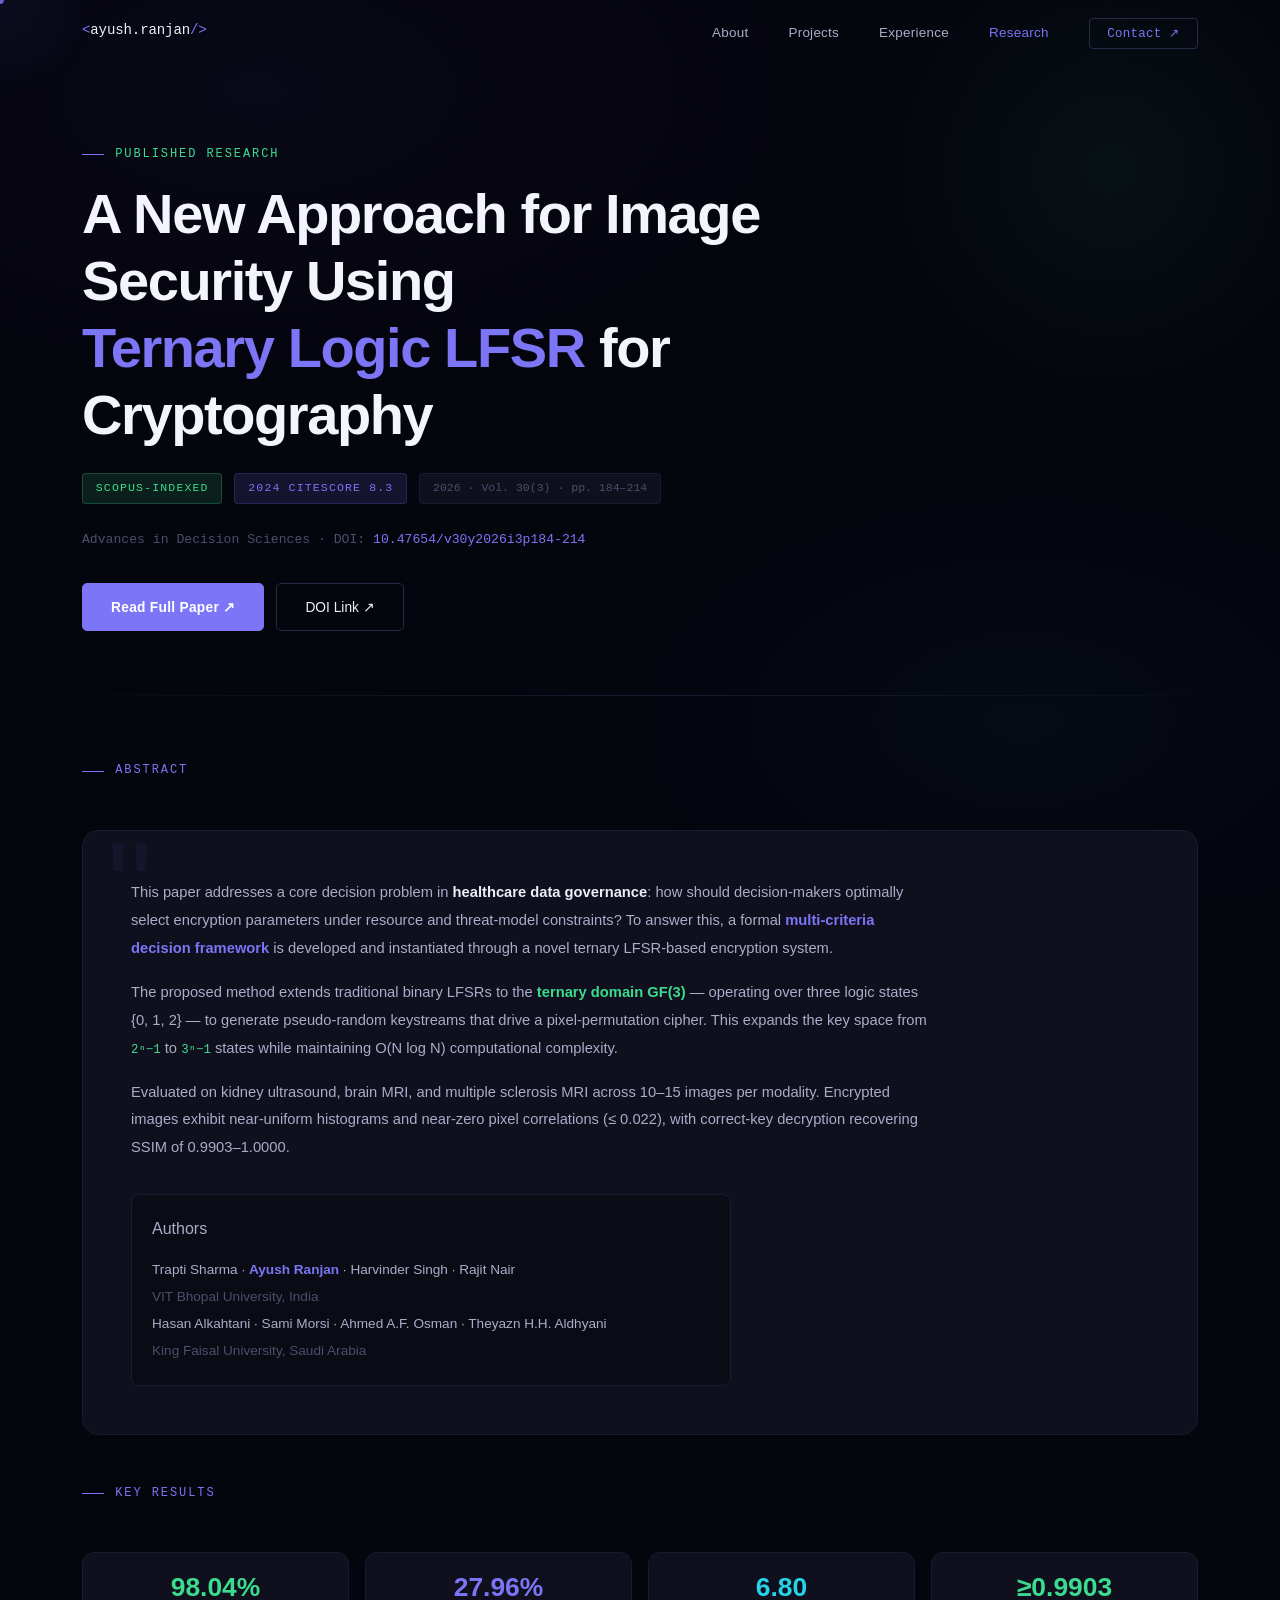
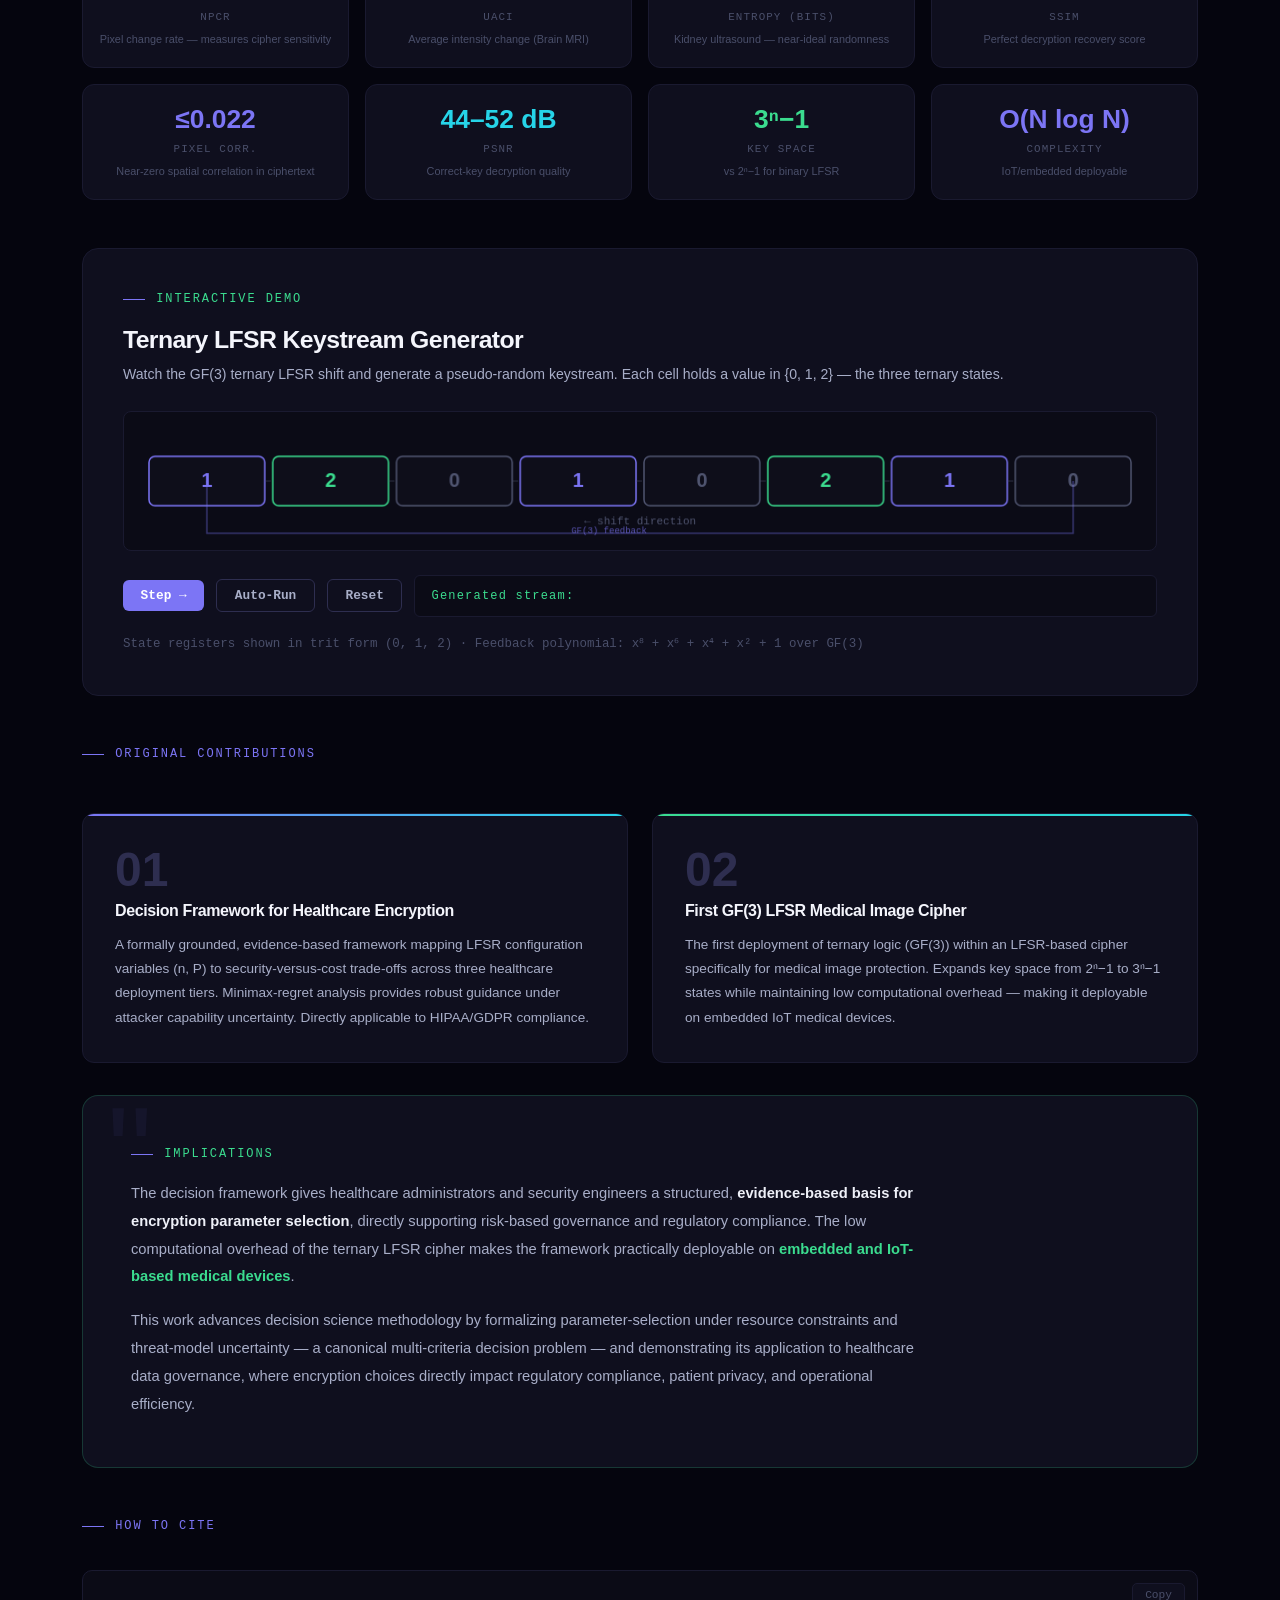
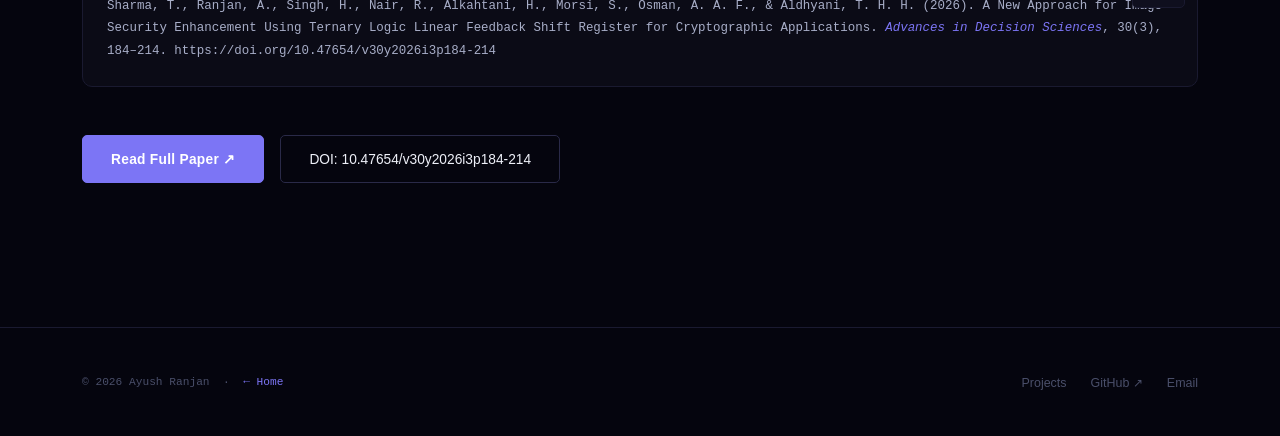
<file: research.html>
<!DOCTYPE html>
<html lang="en">
<head>
  <meta charset="UTF-8" />
  <meta name="viewport" content="width=device-width, initial-scale=1.0" />
  <title>Research — Ayush Ranjan</title>
  <meta name="description" content="Published research: Ternary LFSR-based image encryption for healthcare data security." />
  <meta name="theme-color" content="#05050e" />
  <meta property="og:type"        content="website" />
  <meta property="og:title"       content="Research — Ayush Ranjan" />
<meta property="og:description" content="Published research on a GF(3) LFSR stream cipher for image encryption. NPCR 98.04%, Shannon entropy 6.80 bits." />
  <meta name="twitter:card"        content="summary" />
  <meta name="twitter:title"       content="Research — Ayush Ranjan" />
  <link rel="stylesheet" href="css/main.css" />
  <style>
    .nav-links { display: flex; }

    .page-hero {
      padding: 9rem 0 4rem;
      position: relative;
      overflow: hidden;
    }
    .page-hero::before {
      content: '';
      position: absolute;
      top: -80px; right: -80px;
      width: 500px; height: 500px;
      background: radial-gradient(circle, rgba(59,220,143,0.06) 0%, transparent 70%);
      pointer-events: none;
    }

    /* ── Abstract block ── */
    .abstract-card {
      background: var(--card);
      border: 1px solid var(--border);
      border-radius: 16px;
      padding: 3rem;
      margin-top: 3rem;
      position: relative;
      overflow: hidden;
    }
    .abstract-card::before {
      content: '"';
      position: absolute;
      top: -0.5rem; left: 1.5rem;
      font-size: 8rem;
      color: var(--accent);
      opacity: 0.06;
      font-family: var(--display);
      line-height: 1;
    }
    .abstract-text {
      font-size: 0.92rem;
      color: var(--text);
      line-height: 1.9;
      max-width: 800px;
    }

    /* ── Metrics grid ── */
    .metrics-full {
      display: grid;
      grid-template-columns: repeat(4, 1fr);
      gap: 1rem;
      margin-top: 3rem;
    }
    @media (max-width: 900px) { .metrics-full { grid-template-columns: repeat(2, 1fr); } }
    @media (max-width: 480px) { .metrics-full { grid-template-columns: 1fr 1fr; } }

    .m-card {
      background: var(--card);
      border: 1px solid var(--border);
      border-radius: 12px;
      padding: 1.25rem 1rem;
      text-align: center;
      transition: all var(--transition);
      overflow: hidden;
      min-width: 0; /* prevents grid blowout */
    }
    .m-card:hover {
      border-color: var(--border-bright);
      transform: translateY(-3px);
    }
    .m-card .val {
      font-family: var(--display);
      font-size: clamp(1.1rem, 2.2vw, 1.65rem);
      font-weight: 800;
      line-height: 1.1;
      margin-bottom: 0.4rem;
      display: block;
      word-break: break-word;
      overflow-wrap: break-word;
    }
    .m-card .metric-name {
      font-family: var(--mono);
      font-size: 0.68rem;
      text-transform: uppercase;
      letter-spacing: 0.1em;
      color: var(--text-dim);
    }
    .m-card .metric-desc {
      font-size: 0.68rem;
      color: var(--text-dim);
      margin-top: 0.3rem;
      line-height: 1.4;
    }

    /* ── LFSR visualizer ── */
    .lfsr-section {
      background: var(--card);
      border: 1px solid var(--border);
      border-radius: 16px;
      padding: 2.5rem;
      margin-top: 3rem;
    }

    #lfsr-canvas {
      width: 100%;
      height: 140px;
      border-radius: 8px;
      background: var(--surface);
      border: 1px solid var(--border);
    }

    .lfsr-controls {
      display: flex;
      gap: 0.75rem;
      margin-top: 1rem;
      flex-wrap: wrap;
      align-items: center;
    }

    .lfsr-btn {
      padding: 0.5rem 1.1rem;
      background: var(--accent);
      color: #fff;
      border: none;
      border-radius: 6px;
      cursor: pointer;
      font-size: 0.8rem;
      font-family: var(--mono);
      font-weight: 600;
      transition: all var(--transition);
    }
    .lfsr-btn:hover { background: #6a63e8; }
    .lfsr-btn.ghost {
      background: transparent;
      border: 1px solid var(--border-bright);
      color: var(--text);
    }
    .lfsr-btn.ghost:hover { border-color: var(--accent); color: var(--accent); }

    .lfsr-output {
      font-family: var(--mono);
      font-size: 0.75rem;
      color: var(--green);
      background: var(--surface);
      border: 1px solid var(--border);
      padding: 0.6rem 1rem;
      border-radius: 6px;
      letter-spacing: 0.1em;
      flex: 1;
      min-width: 200px;
      overflow: hidden;
      text-overflow: ellipsis;
      white-space: nowrap;
    }

    /* ── Contribution grid ── */
    .contrib-grid {
      display: grid;
      grid-template-columns: 1fr 1fr;
      gap: 1.5rem;
      margin-top: 3rem;
    }

    .contrib-card {
      background: var(--card);
      border: 1px solid var(--border);
      border-radius: 12px;
      padding: 2rem;
      transition: all var(--transition);
      position: relative;
      overflow: hidden;
    }
    .contrib-card:hover { border-color: var(--border-bright); transform: translateY(-3px); }
    .contrib-card::before {
      content: '';
      position: absolute;
      top: 0; left: 0; right: 0;
      height: 2px;
    }
    .contrib-card.primary::before { background: linear-gradient(90deg, var(--accent), var(--cyan)); }
    .contrib-card.secondary::before { background: linear-gradient(90deg, var(--green), var(--cyan)); }

    .contrib-num {
      font-family: var(--display);
      font-size: 3rem;
      font-weight: 800;
      color: var(--border-bright);
      line-height: 1;
      margin-bottom: 0.5rem;
    }
    .contrib-card h3 { font-size: 1rem; margin-bottom: 0.75rem; }
    .contrib-card p { font-size: 0.85rem; color: var(--text); }

    /* ── Citation block ── */
    .citation-block {
      background: var(--surface);
      border: 1px solid var(--border);
      border-radius: 10px;
      padding: 1.5rem;
      font-family: var(--mono);
      font-size: 0.78rem;
      color: var(--text);
      line-height: 1.8;
      margin-top: 2rem;
      position: relative;
    }
    .citation-copy {
      position: absolute;
      top: 0.75rem; right: 0.75rem;
      padding: 0.35rem 0.75rem;
      background: var(--card);
      border: 1px solid var(--border);
      border-radius: 5px;
      cursor: pointer;
      font-size: 0.7rem;
      color: var(--text-dim);
      font-family: var(--mono);
      transition: all var(--transition);
    }
    .citation-copy:hover { color: var(--accent); border-color: var(--accent); }

    @media (max-width: 768px) {
      .contrib-grid { grid-template-columns: 1fr; }
      .abstract-card { padding: 2rem; }
    }
  </style>
</head>
<body>

<!-- NAV -->
<nav class="nav" id="nav">
  <div class="container nav-inner">
    <div class="nav-logo">
      <a href="index.html" style="color:inherit; text-decoration:none;"><span>&lt;</span>ayush.ranjan<span>/&gt;</span></a>
    </div>
    <ul class="nav-links">
      <li><a href="index.html#about">About</a></li>
      <li><a href="projects.html">Projects</a></li>
      <li><a href="index.html#experience">Experience</a></li>
      <li><a href="research.html" style="color:var(--accent);">Research</a></li>
      <li><a href="mailto:ayushranjan1271@gmail.com" class="nav-cta">Contact ↗</a></li>
    </ul>
    <div class="nav-hamburger"><span></span><span></span><span></span></div>
  </div>
</nav>

<!-- PAGE HERO -->
<div class="page-hero">
  <div class="container">
    <p class="section-label" style="opacity:1; color:var(--green);">Published Research</p>
    <h1 style="margin-top:0.5rem; font-size:clamp(1.8rem, 4.5vw, 3.5rem); max-width:800px; line-height:1.2;">
      A New Approach for Image Security Using<br>
      <span style="color:var(--accent);">Ternary Logic LFSR</span> for Cryptography
    </h1>
    <div style="margin-top:1.5rem; display:flex; flex-wrap:wrap; gap:0.75rem; align-items:center;">
<span style="background:var(--green-dim); border:1px solid rgba(59,220,143,0.25); color:var(--green); padding:0.3rem 0.8rem; border-radius:4px; font-family:var(--mono); font-size:0.72rem; letter-spacing:0.1em;">SCOPUS-INDEXED</span>
<span style="background:var(--accent-dim); border:1px solid rgba(124,117,245,0.2); color:var(--accent); padding:0.3rem 0.8rem; border-radius:4px; font-family:var(--mono); font-size:0.72rem; letter-spacing:0.1em;">2024 CITESCORE 8.3</span>
      <span style="background:var(--card); border:1px solid var(--border); color:var(--text-dim); padding:0.3rem 0.8rem; border-radius:4px; font-family:var(--mono); font-size:0.72rem;">2026 · Vol. 30(3) · pp. 184–214</span>
    </div>
    <p style="margin-top:1.5rem; color:var(--text-dim); font-family:var(--mono); font-size:0.82rem;">
      Advances in Decision Sciences · DOI:
      <a href="https://doi.org/10.47654/v30y2026i3p184-214" target="_blank" rel="noopener" style="color:var(--accent);">10.47654/v30y2026i3p184-214</a>
    </p>
    <div style="margin-top:2rem; display:flex; gap:0.75rem; flex-wrap:wrap;">
      <a href="https://iads.site/a-new-approach-for-image-security-enhancement-using-ternary-logic-linear-feedback-shift-register-for-cryptographic-applications/" target="_blank" rel="noopener" class="btn-primary">
        Read Full Paper ↗
      </a>
      <a href="https://doi.org/10.47654/v30y2026i3p184-214" target="_blank" rel="noopener" class="btn-ghost">
        DOI Link ↗
      </a>
    </div>
  </div>
</div>

<div class="section-divider"></div>

<div style="padding: 4rem 0 6rem;">
  <div class="container">

    <!-- Abstract -->
    <div class="reveal">
      <p class="section-label">Abstract</p>
    </div>

    <div class="abstract-card reveal reveal-delay-1">
      <p class="abstract-text">
        This paper addresses a core decision problem in <strong style="color:var(--text-bright)">healthcare data governance</strong>:
        how should decision-makers optimally select encryption parameters under resource and
        threat-model constraints? To answer this, a formal <strong style="color:var(--accent)">multi-criteria decision framework</strong>
        is developed and instantiated through a novel ternary LFSR-based encryption system.
      </p>
      <p class="abstract-text" style="margin-top:1rem;">
        The proposed method extends traditional binary LFSRs to the
        <strong style="color:var(--green)">ternary domain GF(3)</strong> — operating over three logic states {0, 1, 2} —
        to generate pseudo-random keystreams that drive a pixel-permutation cipher.
        This expands the key space from <code>2ⁿ−1</code> to <code>3ⁿ−1</code> states
        while maintaining O(N log N) computational complexity.
      </p>
      <p class="abstract-text" style="margin-top:1rem;">
        Evaluated on kidney ultrasound, brain MRI, and multiple sclerosis MRI across 10–15 images per modality.
        Encrypted images exhibit near-uniform histograms and near-zero pixel correlations (≤ 0.022),
        with correct-key decryption recovering SSIM of 0.9903–1.0000.
      </p>

      <div style="margin-top:2rem; padding:1.25rem; background:var(--surface); border:1px solid var(--border); border-radius:8px; max-width:600px;">
        <p class="proj-arch-label" style="margin-bottom:0.75rem;">Authors</p>
        <p style="font-size:0.85rem; color:var(--text); line-height:2;">
          Trapti Sharma · <strong style="color:var(--accent);">Ayush Ranjan</strong> · Harvinder Singh · Rajit Nair
          <br>
          <span style="color:var(--text-dim);">VIT Bhopal University, India</span>
          <br>
          Hasan Alkahtani · Sami Morsi · Ahmed A.F. Osman · Theyazn H.H. Aldhyani
          <br>
          <span style="color:var(--text-dim);">King Faisal University, Saudi Arabia</span>
        </p>
      </div>
    </div>

    <!-- Key Metrics -->
    <div class="reveal" style="margin-top:3rem;">
      <p class="section-label">Key Results</p>
    </div>

    <div class="metrics-full reveal reveal-delay-1">
      <div class="m-card">
        <span class="val" style="color:var(--green);">98.04%</span>
        <div class="metric-name">NPCR</div>
        <div class="metric-desc">Pixel change rate — measures cipher sensitivity</div>
      </div>
      <div class="m-card">
        <span class="val" style="color:var(--accent);">27.96%</span>
        <div class="metric-name">UACI</div>
        <div class="metric-desc">Average intensity change (Brain MRI)</div>
      </div>
      <div class="m-card">
        <span class="val" style="color:var(--cyan);">6.80</span>
        <div class="metric-name">Entropy (bits)</div>
        <div class="metric-desc">Kidney ultrasound — near-ideal randomness</div>
      </div>
      <div class="m-card">
        <span class="val" style="color:var(--green);">≥0.9903</span>
        <div class="metric-name">SSIM</div>
        <div class="metric-desc">Perfect decryption recovery score</div>
      </div>
      <div class="m-card">
        <span class="val" style="color:var(--accent);">≤0.022</span>
        <div class="metric-name">Pixel Corr.</div>
        <div class="metric-desc">Near-zero spatial correlation in ciphertext</div>
      </div>
      <div class="m-card">
        <span class="val" style="color:var(--cyan);">44–52 dB</span>
        <div class="metric-name">PSNR</div>
        <div class="metric-desc">Correct-key decryption quality</div>
      </div>
      <div class="m-card">
        <span class="val" style="color:var(--green);">3ⁿ−1</span>
        <div class="metric-name">Key Space</div>
        <div class="metric-desc">vs 2ⁿ−1 for binary LFSR</div>
      </div>
      <div class="m-card">
        <span class="val" style="color:var(--accent);">O(N log N)</span>
        <div class="metric-name">Complexity</div>
        <div class="metric-desc">IoT/embedded deployable</div>
      </div>
    </div>

    <!-- Interactive LFSR Visualizer -->
    <div class="lfsr-section reveal reveal-delay-2">
      <p class="section-label" style="color:var(--green);">Interactive Demo</p>
      <h3 style="margin-top:0.5rem; margin-bottom:0.5rem;">Ternary LFSR Keystream Generator</h3>
      <p style="font-size:0.88rem; color:var(--text); margin-bottom:1.5rem;">
        Watch the GF(3) ternary LFSR shift and generate a pseudo-random keystream.
        Each cell holds a value in {0, 1, 2} — the three ternary states.
      </p>

      <canvas id="lfsr-canvas"></canvas>

      <div class="lfsr-controls">
        <button class="lfsr-btn" onclick="stepLFSR()">Step →</button>
        <button class="lfsr-btn ghost" onclick="runLFSR()">Auto-Run</button>
        <button class="lfsr-btn ghost" onclick="resetLFSR()">Reset</button>
        <div class="lfsr-output" id="lfsr-stream">Generated stream: </div>
      </div>

      <p style="margin-top:1rem; font-size:0.78rem; color:var(--text-dim); font-family:var(--mono);">
        State registers shown in trit form (0, 1, 2) · Feedback polynomial: x⁸ + x⁶ + x⁴ + x² + 1 over GF(3)
      </p>
    </div>

    <!-- Original Contributions -->
    <div class="reveal" style="margin-top:3rem;">
      <p class="section-label">Original Contributions</p>
    </div>

    <div class="contrib-grid reveal reveal-delay-1">
      <div class="contrib-card primary">
        <div class="contrib-num">01</div>
        <h3>Decision Framework for Healthcare Encryption</h3>
        <p>
          A formally grounded, evidence-based framework mapping LFSR configuration variables
          (n, P) to security-versus-cost trade-offs across three healthcare deployment tiers.
          Minimax-regret analysis provides robust guidance under attacker capability uncertainty.
          Directly applicable to HIPAA/GDPR compliance.
        </p>
      </div>
      <div class="contrib-card secondary">
        <div class="contrib-num">02</div>
        <h3>First GF(3) LFSR Medical Image Cipher</h3>
        <p>
          The first deployment of ternary logic (GF(3)) within an LFSR-based cipher specifically
          for medical image protection. Expands key space from 2ⁿ−1 to 3ⁿ−1 states while maintaining
          low computational overhead — making it deployable on embedded IoT medical devices.
        </p>
      </div>
    </div>

    <!-- Implications -->
    <div class="abstract-card reveal reveal-delay-2" style="margin-top:2rem; border-color:rgba(59,220,143,0.2);">
      <p class="section-label" style="color:var(--green);">Implications</p>
      <p class="abstract-text">
        The decision framework gives healthcare administrators and security engineers a structured,
        <strong style="color:var(--text-bright)">evidence-based basis for encryption parameter selection</strong>,
        directly supporting risk-based governance and regulatory compliance.
        The low computational overhead of the ternary LFSR cipher makes the framework practically
        deployable on <strong style="color:var(--green)">embedded and IoT-based medical devices</strong>.
      </p>
      <p class="abstract-text" style="margin-top:1rem;">
        This work advances decision science methodology by formalizing parameter-selection
        under resource constraints and threat-model uncertainty — a canonical
        multi-criteria decision problem — and demonstrating its application to healthcare
        data governance, where encryption choices directly impact regulatory compliance,
        patient privacy, and operational efficiency.
      </p>
    </div>

    <!-- Citation -->
    <div class="reveal" style="margin-top:3rem;">
      <p class="section-label">How to Cite</p>
    </div>

    <div class="citation-block reveal reveal-delay-1" id="citation-block">
      <button class="citation-copy" onclick="copyCitation()">Copy</button>
      Sharma, T., Ranjan, A., Singh, H., Nair, R., Alkahtani, H., Morsi, S.,
      Osman, A. A. F., &amp; Aldhyani, T. H. H. (2026).
      A New Approach for Image Security Enhancement Using Ternary Logic Linear Feedback
      Shift Register for Cryptographic Applications.
      <em style="color:var(--accent);">Advances in Decision Sciences</em>, 30(3), 184–214.
      https://doi.org/10.47654/v30y2026i3p184-214
    </div>

    <div class="reveal" style="margin-top:3rem; display:flex; gap:1rem; flex-wrap:wrap;">
      <a href="https://iads.site/a-new-approach-for-image-security-enhancement-using-ternary-logic-linear-feedback-shift-register-for-cryptographic-applications/" target="_blank" rel="noopener" class="btn-primary">
        Read Full Paper ↗
      </a>
      <a href="https://doi.org/10.47654/v30y2026i3p184-214" target="_blank" rel="noopener" class="btn-ghost">
        DOI: 10.47654/v30y2026i3p184-214
      </a>
    </div>

  </div>
</div>

<!-- FOOTER -->
<footer class="footer">
  <div class="container footer-inner">
    <div class="footer-copy">
      <span style="font-family:var(--mono);font-size:.7rem;color:var(--text-dim)">&copy; 2026 Ayush Ranjan &nbsp;·&nbsp; <a href="index.html" style="color:var(--accent);">← Home</a></span>
    </div>
    <ul class="footer-nav">
      <li><a href="projects.html">Projects</a></li>
      <li><a href="https://github.com/Ayush-1271" target="_blank" rel="noopener">GitHub ↗</a></li>
      <li><a href="mailto:ayushranjan1271@gmail.com">Email</a></li>
    </ul>
  </div>
</footer>

<script src="js/main.js"></script>
<script>
/* ── Ternary LFSR Visualizer ── */
(function() {
  const canvas = document.getElementById('lfsr-canvas');
  if (!canvas) return;
  const ctx = canvas.getContext('2d');

  // 8-stage ternary LFSR (GF(3))
  let state = [1, 2, 0, 1, 0, 2, 1, 0]; // initial seed
  const N = state.length;
  let stream = [];
  let running = false;
  let runInterval = null;

  const COLORS = {
    0: '#505570',  // dim
    1: '#7c75f5',  // accent
    2: '#3bdc8f',  // green
  };

  function draw() {
    const W = canvas.offsetWidth;
    const H = canvas.offsetHeight || 140;
    canvas.width = W;
    canvas.height = H;

    ctx.clearRect(0, 0, W, H);

    const cellW = Math.floor((W - 40) / N);
    const cellH = 50;
    const startX = (W - cellW * N) / 2;
    const startY = (H - cellH) / 2;

    // Draw cells
    state.forEach((val, i) => {
      const x = startX + i * cellW;
      const y = startY;
      const color = COLORS[val];

      // Background
      ctx.fillStyle = 'rgba(16,16,28,0.8)';
      ctx.strokeStyle = color;
      ctx.lineWidth = 1.5;
      ctx.beginPath();
      ctx.roundRect(x + 4, y, cellW - 8, cellH, 6);
      ctx.fill();
      ctx.stroke();

      // Value
      ctx.fillStyle = color;
      ctx.font = `bold 20px "Syne", sans-serif`;
      ctx.textAlign = 'center';
      ctx.textBaseline = 'middle';
      ctx.fillText(val.toString(), x + cellW / 2, y + cellH / 2);

      // Arrow between cells
      if (i < N - 1) {
        ctx.strokeStyle = 'rgba(80,85,112,0.5)';
        ctx.lineWidth = 1;
        ctx.beginPath();
        ctx.moveTo(x + cellW - 4, y + cellH / 2);
        ctx.lineTo(x + cellW + 2, y + cellH / 2);
        ctx.stroke();
      }
    });

    // Label
    ctx.fillStyle = '#505570';
    ctx.font = '11px "JetBrains Mono", monospace';
    ctx.textAlign = 'center';
    ctx.fillText('← shift direction', W / 2, startY + cellH + 16);

    // Feedback arrow
    ctx.strokeStyle = 'rgba(124,117,245,0.4)';
    ctx.lineWidth = 1.5;
    ctx.beginPath();
    const fX = startX + (N - 1) * cellW + cellW / 2;
    ctx.moveTo(fX, startY + cellH / 2);
    ctx.lineTo(fX, startY + cellH + 28);
    ctx.lineTo(startX + cellW / 2, startY + cellH + 28);
    ctx.lineTo(startX + cellW / 2, startY + cellH / 2);
    ctx.stroke();

    ctx.fillStyle = 'rgba(124,117,245,0.7)';
    ctx.font = '9px "JetBrains Mono", monospace';
    ctx.textAlign = 'center';
    ctx.fillText('GF(3) feedback', (startX + fX) / 2, startY + cellH + 26);
  }

  function computeFeedback() {
    // Feedback: tap positions [0,2,4,6] (GF(3) XOR = addition mod 3)
    const taps = [0, 2, 4, 6];
    let fb = 0;
    taps.forEach(t => { fb = (fb + state[t]) % 3; });
    return fb;
  }

  window.stepLFSR = function() {
    const out = state[0];
    const fb = computeFeedback();
    state = [...state.slice(1), fb];
    stream.push(out);
    if (stream.length > 30) stream = stream.slice(-30);
    document.getElementById('lfsr-stream').textContent = 'Stream: ' + stream.join('');
    draw();
  };

  window.resetLFSR = function() {
    state = [1, 2, 0, 1, 0, 2, 1, 0];
    stream = [];
    document.getElementById('lfsr-stream').textContent = 'Generated stream: ';
    stopLFSR();
    draw();
  };

  window.runLFSR = function() {
    if (running) { stopLFSR(); return; }
    running = true;
    const btn = document.querySelector('.lfsr-btn.ghost');
    if (btn) btn.textContent = 'Stop';
    runInterval = setInterval(stepLFSR, 250);
  };

  function stopLFSR() {
    running = false;
    if (runInterval) clearInterval(runInterval);
    const btn = document.querySelector('.lfsr-btn.ghost');
    if (btn) btn.textContent = 'Auto-Run';
  }

  draw();
  window.addEventListener('resize', draw);
})();

/* ── Copy citation ── */
function copyCitation() {
  const text = `Sharma, T., Ranjan, A., Singh, H., Nair, R., Alkahtani, H., Morsi, S., Osman, A. A. F., & Aldhyani, T. H. H. (2026). A New Approach for Image Security Enhancement Using Ternary Logic Linear Feedback Shift Register for Cryptographic Applications. Advances in Decision Sciences, 30(3), 184–214. https://doi.org/10.47654/v30y2026i3p184-214`;
  navigator.clipboard.writeText(text).then(() => {
    const btn = document.querySelector('.citation-copy');
    if (btn) { btn.textContent = 'Copied!'; setTimeout(() => btn.textContent = 'Copy', 2000); }
  }).catch(() => {
    const ta = document.createElement('textarea');
    ta.value = text; document.body.appendChild(ta); ta.select();
    document.execCommand('copy'); document.body.removeChild(ta);
    const btn = document.querySelector('.citation-copy');
    if (btn) { btn.textContent = 'Copied!'; setTimeout(() => btn.textContent = 'Copy', 2000); }
  });
}
</script>
</body>
</html>
</file>
<file: css/main.css>
/* ============================================
   AYUSH RANJAN — PORTFOLIO v2
   Fluid · Cinematic · Water-flow UI
   ============================================ */


/* ─────────────────────────────────
   DESIGN TOKENS
───────────────────────────────── */
:root {
  /* ── Colours ── */
  --bg:           #05050e;
  --surface:      #0b0b16;
  --card:         #0f0f1e;
  --card-hover:   #14142c;
  --border:       #1a1a30;
  --border-b:     #2a2a48;
  --border-bright:#2e2e50;
  /* aliases used by research.html */
  --text-bright:  #eef0f8;
  --text-dim:     #4a4f6a;
  --transition:   0.3s cubic-bezier(.4,0,.2,1);
  --accent:       #7c75f5;
  --accent-light: #9d98f7;
  --accent-dim:   rgba(124,117,245,.14);
  --accent-glow:  rgba(124,117,245,.28);
  --green:        #3bdc8f;
  --green-dim:    rgba(59,220,143,.12);
  --cyan:         #26d4e8;
  --cyan-dim:     rgba(38,212,232,.12);
  --amber:        #f59e0b;
  --red:          #ef4444;
  --text:         #a8aec8;
  --text-muted:   #858ba7;
  --text-b:       #eef0f8;
  --text-d:       #4a4f6a;
  --heading:      #f4f5fc;
  /* ── Glass surface ── */
  --glass:        rgba(255,255,255,0.025);
  /* ── Typography ── */
  --font-mono:    'JetBrains Mono', monospace;
  --font-sans:    'Inter', sans-serif;
  --font-display: 'Syne', sans-serif;
  --mono:         'JetBrains Mono', monospace;
  --sans:         'Inter', sans-serif;
  --display:      'Syne', sans-serif;
  /* ── Radii ── */
  --radius:       12px;
  --radius-lg:    20px;
  /* ── Spacing ── */
  --space-lg:     2rem;
  --space-xl:     4rem;
  --space-xxl:    7rem;
  /* ── Transitions ── */
  --tr:           0.3s cubic-bezier(.4,0,.2,1);
  --sp:           0;   /* scroll progress 0→1 set by JS */
}

/* ─────────────────────────────────
   RESET
───────────────────────────────── */
*,*::before,*::after { box-sizing:border-box; margin:0; padding:0; }
html { scroll-behavior: smooth; font-size:16px; }

@media (prefers-reduced-motion: reduce) {
  html { scroll-behavior: auto; }
  *, *::before, *::after {
    animation-duration: 0.01ms !important;
    animation-iteration-count: 1 !important;
    scroll-behavior: auto !important;
    transition-duration: 0.01ms !important;
  }
}

body {
  background: var(--bg);
  color: var(--text);
  font-family: var(--sans);
  font-weight: 400;
  line-height: 1.7;
  overflow-x: hidden;
  -webkit-font-smoothing: antialiased;
}

/* Dynamic body glow shifts as you scroll */
body::before {
  content: '';
  position: fixed;
  inset: 0;
  background:
    radial-gradient(ellipse 80% 60% at 20% 10%, rgba(124,117,245,.04) 0%, transparent 60%),
    radial-gradient(ellipse 60% 50% at 80% 80%, rgba(38,212,232,.03) 0%, transparent 55%);
  pointer-events: none;
  z-index: 0;
  animation: bgPulse 8s ease-in-out infinite alternate;
}

@keyframes bgPulse {
  0%   { opacity:.6; }
  100% { opacity:1; }
}

::selection { background: var(--accent-dim); color: var(--accent); }
::-webkit-scrollbar { width:3px; }
::-webkit-scrollbar-track { background: var(--bg); }
::-webkit-scrollbar-thumb { background: var(--border-b); border-radius:2px; }
::-webkit-scrollbar-thumb:hover { background: var(--accent); }

/* ─────────────────────────────────
   TYPOGRAPHY
───────────────────────────────── */
h1,h2,h3,h4 {
  font-family: var(--display);
  color: var(--heading);
  line-height: 1.18;
  letter-spacing: -.025em;
}
h1 { font-size: clamp(2.6rem,6vw,5.5rem); font-weight:800; }
h2 { font-size: clamp(1.7rem,3.5vw,2.8rem); font-weight:700; }
h3 { font-size: clamp(1.1rem,2vw,1.55rem); font-weight:600; }
h4 { font-size:.88rem; font-weight:600; letter-spacing:.07em; text-transform:uppercase; }
p  { line-height:1.78; }
a  { color:var(--accent); text-decoration:none; transition:color var(--tr); }
a:hover { color:#a09af8; }
code,.mono { font-family:var(--mono); font-size:.84em; color:var(--green); }

/* ─────────────────────────────────
   LAYOUT
───────────────────────────────── */
.container { max-width:1180px; margin:0 auto; padding:0 2rem; }
.section { padding:7rem 0; position:relative; }

.section-label {
  font-family:var(--mono);
  font-size:.75rem;
  letter-spacing:.16em;
  text-transform:uppercase;
  color:var(--accent);
  margin-bottom:.9rem;
  display:flex; align-items:center; gap:.7rem;
}
.section-label::before {
  content:'';
  display:inline-block;
  width:22px; height:1px;
  background:var(--accent);
}

/* ─────────────────────────────────
   FLOATING BLOBS (background decoration)
───────────────────────────────── */
/* .float-orb is used as the base class in HTML; .blob-N sets position+colour */
.float-orb, .blob {
  position:fixed;
  border-radius:50%;
  filter: blur(55px);       /* was 90px — cut GPU cost */
  pointer-events:none;
  z-index:0;
  will-change:transform;    /* compositor layer — no repaint on move */
  animation: blobFloat 14s ease-in-out infinite alternate;
}
.blob-1 { width:420px;height:420px; background:rgba(124,117,245,.06);  top:-100px;right:-100px; animation-delay:0s; }
.blob-2 { width:300px;height:300px; background:rgba(38,212,232,.045);  bottom:-60px;left:-60px; animation-delay:-5s; }
.blob-3 { width:240px;height:240px; background:rgba(59,220,143,.038);  top:42%;right:2%;        animation-delay:-9s; }

@keyframes blobFloat {
  0%   { transform:translate(0,0) scale(1); }
  33%  { transform:translate(20px,-30px) scale(1.05); }
  66%  { transform:translate(-15px,20px) scale(.95); }
  100% { transform:translate(10px,-10px) scale(1.02); }
}

/* ─────────────────────────────────
   CURSOR
───────────────────────────────── */
.cursor-glow {
  width:200px; height:200px;      /* was 320px */
  background:radial-gradient(circle, rgba(124,117,245,.06) 0%, transparent 70%);
  border-radius:50%;
  position:fixed; pointer-events:none;
  transform:translate(-50%,-50%);
  z-index:1;
  will-change:left,top;
  transition:opacity .3s;
}

/* ─────────────────────────────────
   NAVBAR
───────────────────────────────── */
.nav {
  position:fixed; top:0; left:0; right:0;
  z-index:1000;
  padding:1.1rem var(--space-lg);
  display:flex; align-items:center; justify-content:space-between;
  transition:all .45s ease;
}
.nav.scrolled {
  background:rgba(5,5,14,.88);
  backdrop-filter:blur(24px);
  -webkit-backdrop-filter:blur(24px);
  border-bottom:1px solid var(--border);
  padding:.75rem var(--space-lg);
}
.nav-inner {
  display:flex; align-items:center; justify-content:space-between;
  width:100%;
}
.nav-logo {
  font-family:var(--font-mono); font-size:.88rem;
  color:var(--text-b); font-weight:500;
  letter-spacing:-.01em; text-decoration:none;
}
.nav-logo span, .logo-ar { color:var(--accent); }
.logo-ar {
  font-family:var(--font-display); font-weight:800;
  font-size:1.1rem; color:var(--accent); letter-spacing:-.02em;
}
.nav-right {
  display:flex; align-items:center; gap:1rem;
}
/* hide .nav-right btn on small screens, show hamburger instead */

.nav-links {
  display:flex; align-items:center; gap:2.5rem; list-style:none;
}
.nav-links a {
  font-size:.84rem; font-weight:500;
  color:var(--text); letter-spacing:.02em;
  position:relative; padding-bottom:2px;
  transition:color var(--tr);
}
.nav-links a::after {
  content:''; position:absolute;
  bottom:-2px; left:0;
  width:0; height:1px;
  background:var(--accent);
  transition:width var(--tr);
}
.nav-links a:hover,
.nav-links a.active { color:var(--text-b); }
.nav-links a:hover::after,
.nav-links a.active::after { width:100%; }

.nav-cta {
  font-family:var(--mono) !important;
  font-size:.78rem !important;
  padding:.48rem 1.1rem !important;
  border:1px solid var(--border-b) !important;
  border-radius:4px;
  color:var(--accent) !important;
  transition:all var(--tr) !important;
}
.nav-cta:hover {
  background:var(--accent-dim);
  border-color:var(--accent) !important;
}
.nav-cta::after { display:none !important; }

.nav-hamburger {
  display:none; flex-direction:column; gap:5px;
  cursor:pointer; padding:4px;
  background:none; border:none;
}
.nav-hamburger span {
  display:block; width:22px; height:1.5px;
  background:var(--text); transition:all .3s;
}
.nav-hamburger.open span:nth-child(1) { transform:rotate(45deg) translate(4px,4px); }
.nav-hamburger.open span:nth-child(2) { opacity:0; }
.nav-hamburger.open span:nth-child(3) { transform:rotate(-45deg) translate(4px,-4px); }

/* ─────────────────────────────────
   HERO
───────────────────────────────── */
.hero {
  position:relative;
  min-height:100vh;
  display:flex; align-items:center;
  overflow:hidden;
}
#neural-canvas {
  position:absolute; inset:0; z-index:0;
}
.hero-noise {
  position:absolute; inset:0; z-index:1; pointer-events:none;
  background-image:url("data:image/svg+xml,%3Csvg viewBox='0 0 200 200' xmlns='http://www.w3.org/2000/svg'%3E%3Cfilter id='n'%3E%3CfeTurbulence type='fractalNoise' baseFrequency='0.9' numOctaves='4' stitchTiles='stitch'/%3E%3C/filter%3E%3Crect width='100%25' height='100%25' filter='url(%23n)' opacity='0.02'/%3E%3C/svg%3E");
  background-size:200px; opacity:.6;
}
.hero-content {
  position:relative; z-index:2;
  padding-top:5rem;
  will-change:transform, opacity;
}

.hero-pre {
  font-family:var(--mono); font-size:.8rem;
  color:var(--accent); letter-spacing:.1em;
  margin-bottom:1.5rem;
  opacity:0; animation:fadeUp .8s .3s ease forwards;
  display:flex; align-items:center; gap:.5rem;
}
.hero-pre .blink { color:var(--green); animation:blink 1.1s infinite; }

@keyframes blink { 0%,100%{opacity:1} 50%{opacity:0} }

.hero-name {
  /* Base only — per-page styles handle font-size, animation, gradient */
  line-height:1.1;
}

.hero-role {
  font-size:clamp(1rem,2.5vw,1.35rem);
  color:var(--text); font-weight:400; margin-top:.6rem;
  /* animation handled by page-level <style> — no opacity override here */
}
.hero-role strong { color:var(--text-b); font-weight:600; }

.hero-tagline {
  max-width:600px; margin-top:2rem;
  font-size:clamp(.9rem,1.4vw,1.05rem);
  color:var(--text-d);
  border-left:2px solid var(--border-b);
  padding-left:1.2rem;
  opacity:0; animation:fadeUp .8s .9s ease forwards;
  font-style:italic;
  line-height:1.9;
}
.hero-tagline em { color:var(--accent); font-style:normal; font-weight:500; }

.hero-actions {
  display:flex; gap:1rem; margin-top:2.5rem;
  flex-wrap:wrap;
  opacity:0; animation:fadeUp .8s 1.1s ease forwards;
}

.hero-stats {
  display:flex; gap:2.5rem; margin-top:4rem;
  flex-wrap:wrap;
  opacity:0; animation:fadeUp .8s 1.3s ease forwards;
}
.hero-stat .num {
  font-family:var(--display); font-size:2rem; font-weight:800;
  color:var(--heading); line-height:1;
}
.hero-stat .num span { color:var(--accent); }
.hero-stat .label {
  font-size:.76rem; color:var(--text-d); letter-spacing:.06em;
  margin-top:.3rem; text-transform:uppercase; font-family:var(--mono);
}
.hero-stat + .hero-stat {
  padding-left:2.5rem;
  border-left:1px solid var(--border);
}

.hero-scroll-hint {
  position:absolute; bottom:2.5rem; left:50%;
  transform:translateX(-50%);
  display:flex; flex-direction:column; align-items:center; gap:.5rem;
  z-index:2; opacity:0; animation:fadeIn 1s 2.2s ease forwards;
}
.hero-scroll-hint span {
  font-family:var(--mono); font-size:.68rem;
  color:var(--text-d); letter-spacing:.12em;
}
.scroll-line {
  width:1px; height:42px;
  background:linear-gradient(to bottom, var(--accent), transparent);
  animation:scrollPulse 2s infinite;
}
@keyframes scrollPulse {
  0%   { transform:scaleY(0); transform-origin:top; }
  50%  { transform:scaleY(1); transform-origin:top; }
  51%  { transform:scaleY(1); transform-origin:bottom; }
  100% { transform:scaleY(0); transform-origin:bottom; }
}

/* ─────────────────────────────────
   SECTION DIVIDERS — fluid gradient bleed
───────────────────────────────── */
.section-divider {
  width:100%; height:1px;
  background:linear-gradient(90deg, transparent, var(--border), transparent);
}
.section-flow {
  position:relative;
}
.section-flow::before {
  content:''; position:absolute;
  top:-60px; left:0; right:0; height:120px;
  background:linear-gradient(to bottom, transparent, var(--bg));
  pointer-events:none; z-index:1;
}

/* ─────────────────────────────────
   PHILOSOPHY STRIP
───────────────────────────────── */
.philosophy-strip {
  padding:5rem 0;
  background:linear-gradient(135deg, rgba(124,117,245,.05), rgba(38,212,232,.04));
  border-top:1px solid var(--border);
  border-bottom:1px solid var(--border);
  overflow:hidden;
  position:relative;
}
.philosophy-strip blockquote {
  font-family:var(--display);
  font-size:clamp(1.4rem,3.5vw,2.5rem);
  font-weight:700;
  color:var(--heading);
  line-height:1.3;
  max-width:820px;
  letter-spacing:-.02em;
}
.philosophy-strip blockquote em { color:var(--accent); font-style:normal; }
.philosophy-strip cite {
  display:block; margin-top:1.5rem;
  font-family:var(--mono); font-size:.78rem;
  color:var(--text-d); font-style:normal;
}

/* ─────────────────────────────────
   ABOUT
───────────────────────────────── */
.about-grid {
  display:grid; grid-template-columns:1fr 2fr; gap:5rem; align-items:start;
}
.avatar-wrap {
  display:flex; flex-direction:column; align-items:center; gap:1.5rem;
  position:sticky; top:6rem;
}

.avatar {
  width:200px; height:200px; border-radius:50%;
  background:var(--card);
  position:relative;
  overflow:hidden;
}
.avatar::before {
  content:''; position:absolute; inset:-3px;
  background:conic-gradient(from 0deg, var(--accent), var(--cyan), var(--green), var(--accent));
  border-radius:50%;
  animation:rotateBorder 6s linear infinite; z-index:-1;
}
@keyframes rotateBorder { to { transform:rotate(360deg); } }

.avatar-inner {
  width:196px; height:196px; border-radius:50%;
  background:var(--card);
  display:flex; align-items:center; justify-content:center;
  overflow:hidden; position:relative; z-index:1;
  margin:2px;
}
.avatar-svg { width:180px; height:180px; }

.status-badge {
  display:inline-flex; align-items:center; gap:.5rem;
  padding:.4rem 1rem;
  background:var(--green-dim);
  border:1px solid rgba(59,220,143,.22);
  border-radius:20px; font-size:.76rem;
  color:var(--green); font-family:var(--mono);
}
.status-dot {
  width:7px; height:7px; border-radius:50%;
  background:var(--green);
  position:relative;
}
.status-dot::after {
  content:''; position:absolute; inset:-4px; border-radius:50%;
  background:rgba(59,220,143,.4);
  animation:pulse-green 2s infinite;
  will-change:transform,opacity;
}
@keyframes pulse-green {
  0%   { transform:scale(0); opacity:.6; }
  100% { transform:scale(2.5); opacity:0; }
}

.about-text p { margin-bottom:1.1rem; }
.about-text p.highlight { color:var(--text-b); font-size:1.05rem; }

.about-quick-facts {
  margin-top:2rem;
  display:grid; grid-template-columns:1fr 1fr; gap:.7rem;
}
.quick-fact {
  display:flex; align-items:center; gap:.7rem;
  font-size:.84rem; color:var(--text);
}
.quick-fact .icon {
  width:28px; height:28px;
  background:var(--accent-dim); border-radius:6px;
  display:flex; align-items:center; justify-content:center;
  font-size:.84rem; flex-shrink:0;
}

/* ─────────────────────────────────
   SKILLS
───────────────────────────────── */
.skills-grid {
  display:grid; grid-template-columns:repeat(auto-fit,minmax(230px,1fr)); gap:1.25rem;
}
.skill-card {
  background:var(--card); border:1px solid var(--border);
  border-radius:14px; padding:1.75rem;
  transition:all var(--tr); position:relative; overflow:hidden;
}
.skill-card::before {
  content:''; position:absolute;
  top:0; left:0; right:0; height:2px;
  background:linear-gradient(90deg, transparent, var(--accent), transparent);
  opacity:0; transition:opacity var(--tr);
}
.skill-card:hover {
  border-color:var(--border-b);
  transform:translateY(-5px);
  box-shadow:0 24px 48px rgba(0,0,0,.4);
}
.skill-card:hover::before { opacity:1; }
.skill-card-icon { font-size:1.4rem; margin-bottom:1rem; }
.skill-card h4 { font-size:.72rem; color:var(--accent); letter-spacing:.14em; margin-bottom:1rem; }
.skill-tags { display:flex; flex-wrap:wrap; gap:.45rem; }
.skill-tag {
  font-family:var(--mono); font-size:.7rem;
  padding:.28rem .62rem;
  background:var(--surface); border:1px solid var(--border);
  border-radius:4px; color:var(--text);
  transition:all var(--tr);
}
.skill-card:hover .skill-tag { border-color:var(--border-b); color:var(--text-b); }

/* ─────────────────────────────────
   HORIZONTAL SCROLL PROJECT RAIL
───────────────────────────────── */
.h-scroll-container {
  position:relative; overflow:hidden; padding:2rem 0 3rem;
}
.h-scroll-track {
  display:flex; gap:1.5rem;
  overflow-x:auto; overflow-y:visible;
  scroll-behavior:smooth;
  scrollbar-width:none; padding:1rem 2rem 1rem;
  cursor:grab;
  user-select:none;
  -webkit-overflow-scrolling:touch;
}
.h-scroll-track::-webkit-scrollbar { display:none; }
.h-scroll-track::before,
.h-scroll-track::after {
  content:''; flex:0 0 max(calc((100vw - 1180px)/2), 2rem);
}

/* Fade edges */
.h-scroll-container::before,
.h-scroll-container::after {
  content:''; position:absolute; top:0; bottom:0; width:100px; z-index:2; pointer-events:none;
}
.h-scroll-container::before { left:0; background:linear-gradient(90deg, var(--bg), transparent); }
.h-scroll-container::after  { right:0; background:linear-gradient(-90deg, var(--bg), transparent); }

/* scroll indicator dots */
.h-scroll-dots {
  display:flex; justify-content:center; gap:.5rem; margin-top:1rem;
}
.h-scroll-dot {
  width:5px; height:5px; border-radius:50%;
  background:var(--border-b);
  transition:all .3s;
  cursor:pointer;
}
.h-scroll-dot.active { background:var(--accent); width:20px; border-radius:3px; }

/* ─────────────────────────────────
   PROJECT CARDS (for h-scroll)
───────────────────────────────── */
.project-card {
  flex:0 0 320px;
  min-height: 300px;           /* explicit height breaks circular flex:1 dependency */
  background:var(--glass); border:1px solid var(--border);
  border-radius:var(--radius-lg); padding:1.6rem;
  backdrop-filter:blur(12px);
  display:flex; flex-direction:column;
  transition:border-color .3s, transform .3s, box-shadow .3s;
  position:relative; overflow:hidden;
  color:var(--text); text-decoration:none;
}
.project-card::after {
  content:''; position:absolute; inset:0;
  background:radial-gradient(circle at var(--mx,50%) var(--my,50%),
    rgba(124,117,245,.05) 0%, transparent 60%);
  pointer-events:none;
}
.tilt-card { cursor: default; }
.project-card .project-card-desc { flex: 1; min-height: 0; }
.project-card .project-card-footer { margin-top: auto; padding-top: 0.5rem; }

.project-card:hover {
  border-color:var(--border-b);
  box-shadow:0 30px 60px rgba(0,0,0,.5);
}
.project-card.featured { border-color:rgba(124,117,245,.28); }
.project-card.featured::before {
  content:'FEATURED';
  position:absolute; top:1.1rem; right:1.1rem;
  font-family:var(--mono); font-size:.63rem; letter-spacing:.14em;
  color:var(--accent); background:var(--accent-dim);
  padding:.22rem .55rem; border-radius:3px;
}

.project-header { display:flex; justify-content:space-between; align-items:flex-start; gap:1rem; }
.project-icon {
  width:46px; height:46px; border-radius:11px;
  display:flex; align-items:center; justify-content:center;
  font-size:1.3rem; flex-shrink:0;
}
.project-links { display:flex; gap:.65rem; }
.project-link {
  width:32px; height:32px; border:1px solid var(--border-b);
  border-radius:6px; display:flex; align-items:center; justify-content:center;
  color:var(--text-d); font-size:.84rem; transition:all var(--tr);
}
.project-link:hover { border-color:var(--accent); color:var(--accent); background:var(--accent-dim); }

.project-card h3 { font-size:1.18rem; font-weight:700; }
.project-card > p { font-size:.87rem; color:var(--text); line-height:1.72; flex:1; }

.project-stack { display:flex; flex-wrap:wrap; gap:.45rem; }
.project-tag {
  font-family:var(--mono); font-size:.68rem;
  padding:.24rem .58rem; border-radius:3px;
  background:var(--surface); border:1px solid var(--border); color:var(--text-d);
}
.project-tag.highlight {
  color:var(--green); border-color:rgba(59,220,143,.25); background:var(--green-dim);
}
.project-tag.cyan-tag {
  color:var(--cyan); border-color:rgba(38,212,232,.25); background:var(--cyan-dim);
}
.project-tag.live {
  color:var(--green); border-color:rgba(59,220,143,.4);
  position:relative; overflow:hidden;
}
.project-tag.live::after {
  content:''; position:absolute; inset:0; border-radius:inherit;
  background:rgba(59,220,143,.12);
  animation:liveGlow 2s ease-in-out infinite;
  will-change:opacity;
}
@keyframes liveGlow {
  0%,100% { opacity:0; }
  50%      { opacity:1; }
}

.project-metric {
  display:flex; gap:1.5rem;
  padding-top:.9rem;
  border-top:1px solid var(--border);
}
.metric .val {
  font-family:var(--display); font-size:1.2rem; font-weight:700; color:var(--heading);
}
.metric .key {
  font-size:.68rem; color:var(--text-d); font-family:var(--mono);
  text-transform:uppercase; letter-spacing:.05em;
}

/* ─────────────────────────────────
   BUTTONS
───────────────────────────────── */
.btn-primary {
  display:inline-flex; align-items:center; gap:.5rem;
  padding:.72rem 1.75rem;
  background:var(--accent); color:#fff;
  border-radius:5px; font-size:.86rem; font-weight:600;
  letter-spacing:.02em;
  border:1px solid var(--accent);
  transition:all var(--tr); white-space:nowrap;
}
.btn-primary:hover {
  background:#6a63e8; color:#fff;
  transform:translateY(-2px);
  box-shadow:0 10px 28px rgba(124,117,245,.38);
}

.btn-ghost {
  display:inline-flex; align-items:center; gap:.5rem;
  padding:.72rem 1.75rem;
  background:transparent; color:var(--text-b);
  border:1px solid var(--border-b); border-radius:5px;
  font-size:.86rem; font-weight:500;
  transition:all var(--tr); white-space:nowrap;
}
.btn-ghost:hover {
  background:var(--card); border-color:var(--accent);
  color:var(--accent); transform:translateY(-2px);
}

/* ─────────────────────────────────
   EXPERIENCE TIMELINE
───────────────────────────────── */
.exp-timeline { position:relative; padding-left:2rem; }
.exp-timeline::before {
  content:''; position:absolute;
  left:0; top:0; bottom:0; width:1px;
  background:linear-gradient(to bottom, var(--accent), var(--border), transparent);
}
.exp-item {
  position:relative; padding-bottom:3rem; padding-left:2rem;
  opacity:0; transform:translateX(-20px); transition:all .65s ease;
}
.exp-item.visible { opacity:1; transform:translateX(0); }
.exp-item::before {
  content:''; position:absolute;
  left:-2.38rem; top:.38rem;
  width:10px; height:10px; border-radius:50%;
  background:var(--accent); border:2px solid var(--bg);
  box-shadow:0 0 14px var(--accent-glow);
}
.exp-period { font-family:var(--mono); font-size:.73rem; color:var(--accent); letter-spacing:.08em; margin-bottom:.5rem; }
.exp-company { font-size:.86rem; color:var(--cyan); font-weight:500; margin-bottom:.7rem; }
.exp-item p { font-size:.87rem; color:var(--text); max-width:600px; }
.exp-tags { display:flex; flex-wrap:wrap; gap:.45rem; margin-top:.75rem; }

.cert-grid { display:grid; grid-template-columns:repeat(auto-fit,minmax(240px,1fr)); gap:1rem; margin-top:3.5rem; }
.cert-card {
  background:var(--card); border:1px solid var(--border);
  border-radius:10px; padding:1.4rem;
  display:flex; align-items:center; gap:.9rem;
  transition:all var(--tr);
}
.cert-card:hover { border-color:var(--border-b); transform:translateY(-3px); }
.cert-icon {
  width:40px; height:40px; border-radius:9px; background:var(--accent-dim);
  display:flex; align-items:center; justify-content:center; font-size:1.1rem; flex-shrink:0;
}
.cert-info h4 { font-size:.8rem; text-transform:none; letter-spacing:.01em; color:var(--text-b); margin-bottom:.2rem; }
.cert-info span { font-size:.72rem; color:var(--text-d); font-family:var(--mono); }

/* ─────────────────────────────────
   RESEARCH CARD
───────────────────────────────── */
.research-card {
  background:var(--card);
  border:1px solid rgba(124,117,245,.28);
  border-radius:18px; padding:3rem;
  position:relative; overflow:hidden;
  display:grid; grid-template-columns:1fr 1fr; gap:3rem; align-items:start;
}
.research-card::before {
  content:''; position:absolute; top:-70px; right:-70px;
  width:220px; height:220px;
  background:radial-gradient(circle, rgba(124,117,245,.07) 0%, transparent 70%);
  pointer-events:none;
}
.research-label {
  font-family:var(--mono); font-size:.68rem; letter-spacing:.14em;
  text-transform:uppercase; color:var(--accent);
  background:var(--accent-dim); border:1px solid rgba(124,117,245,.18);
  padding:.28rem .75rem; border-radius:3px; display:inline-block; margin-bottom:1rem;
}
.research-card h3 { font-size:1.3rem; line-height:1.42; margin-bottom:1rem; }
.research-journal { font-size:.8rem; color:var(--cyan); font-family:var(--mono); margin-bottom:1.2rem; }
.research-metrics { display:grid; grid-template-columns:1fr 1fr; gap:.9rem; }
.r-metric {
  background:var(--surface); border:1px solid var(--border);
  border-radius:8px; padding:1.2rem; text-align:center;
  transition:all var(--tr);
}
.r-metric:hover { border-color:var(--border-b); transform:translateY(-2px); }
.r-metric .val {
  font-family:var(--display); font-size:1.45rem; font-weight:800;
  color:var(--heading); display:block; margin-bottom:.25rem;
}
.r-metric .val.accent { color:var(--accent); }
.r-metric .val.green  { color:var(--green); }
.r-metric .val.cyan   { color:var(--cyan); }
.r-metric .key { font-size:.7rem; color:var(--text-d); font-family:var(--mono); text-transform:uppercase; letter-spacing:.06em; }
.research-actions { margin-top:1.75rem; display:flex; gap:.9rem; flex-wrap:wrap; }

/* ─────────────────────────────────
   COMPETITIVE
───────────────────────────────── */
.competitive-grid {
  display:grid; grid-template-columns:repeat(auto-fit,minmax(190px,1fr)); gap:1.4rem;
}
.comp-card {
  background:var(--card); border:1px solid var(--border);
  border-radius:13px; padding:2rem 1.5rem; text-align:center;
  transition:all var(--tr); position:relative; overflow:hidden;
}
.comp-card:hover { border-color:var(--border-b); transform:translateY(-5px); }
.comp-platform { font-family:var(--mono); font-size:.68rem; letter-spacing:.12em; text-transform:uppercase; color:var(--text-d); margin-bottom:1rem; }
.comp-stat { font-family:var(--display); font-size:2.2rem; font-weight:800; color:var(--heading); line-height:1; margin-bottom:.5rem; }
.comp-stat.green  { color:var(--green); }
.comp-stat.accent { color:var(--accent); }
.comp-stat.cyan   { color:var(--cyan); }
.comp-stat.amber  { color:var(--amber); }
.comp-label { font-size:.8rem; color:var(--text-d); }

/* ─────────────────────────────────
   CONTACT
───────────────────────────────── */
.contact-wrap { display:grid; grid-template-columns:1fr 1fr; gap:5rem; align-items:start; }
.contact-link {
  display:flex; align-items:center; gap:.9rem;
  padding:.72rem 1rem; background:var(--card);
  border:1px solid var(--border); border-radius:8px;
  color:var(--text); font-size:.87rem; margin-bottom:.65rem;
  transition:all var(--tr);
}
.contact-link:hover {
  border-color:var(--accent); background:var(--accent-dim);
  color:var(--accent); transform:translateX(5px);
}
.contact-link .link-icon {
  width:32px; height:32px; border-radius:6px; background:var(--surface);
  display:flex; align-items:center; justify-content:center; font-size:.88rem; flex-shrink:0;
}

/* ─────────────────────────────────
   FOOTER
───────────────────────────────── */
.footer { border-top:1px solid var(--border); padding:2.5rem 0; margin-top:3rem; }
.footer-inner { display:flex; align-items:center; justify-content:space-between; flex-wrap:wrap; gap:1rem; }
.footer-copy { font-family:var(--mono); font-size:.76rem; color:var(--text-d); }
.footer-copy span { color:var(--accent); }
.footer-nav { display:flex; gap:1.5rem; list-style:none; }
.footer-nav a { font-size:.78rem; color:var(--text-d); }
.footer-nav a:hover { color:var(--accent); }

/* ─────────────────────────────────
   SCROLL REVEAL ANIMATIONS
───────────────────────────────── */
.reveal {
  opacity:0; transform:translateY(32px);
  transition:opacity .75s ease, transform .75s ease;
}
.reveal.visible { opacity:1; transform:translateY(0); }
.reveal-delay-1 { transition-delay:.1s; }
.reveal-delay-2 { transition-delay:.2s; }
.reveal-delay-3 { transition-delay:.3s; }
.reveal-delay-4 { transition-delay:.4s; }
.reveal-left  { opacity:0; transform:translateX(-30px); transition:opacity .75s ease,transform .75s ease; }
.reveal-right { opacity:0; transform:translateX(30px);  transition:opacity .75s ease,transform .75s ease; }
.reveal-left.visible,
.reveal-right.visible { opacity:1; transform:translateX(0); }
.reveal-scale { opacity:0; transform:scale(.94); transition:opacity .7s ease,transform .7s ease; }
.reveal-scale.visible { opacity:1; transform:scale(1); }

/* clip-path curtain reveal */
.reveal-curtain {
  clip-path:inset(0 0 100% 0); transition:clip-path .85s cubic-bezier(.77,0,.18,1);
}
.reveal-curtain.visible { clip-path:inset(0 0 0% 0); }

/* ─────────────────────────────────
   KEYFRAMES
───────────────────────────────── */
@keyframes fadeUp  { from{opacity:0;transform:translateY(22px)} to{opacity:1;transform:translateY(0)} }
@keyframes fadeIn  { from{opacity:0} to{opacity:1} }
@keyframes spinSlow { to { transform:rotate(360deg); } }


/* ─────────────────────────────────
   MOBILE NAV — open state
───────────────────────────────── */
.nav-links.mobile-open {
  display:flex !important;
  flex-direction:column;
  position:absolute; top:100%; left:0; right:0;
  background:rgba(5,5,14,.97);
  padding:1.5rem 2rem;
  border-bottom:1px solid var(--border);
  backdrop-filter:blur(20px);
  gap:1.25rem;
}

/* ─────────────────────────────────
   TILT CARDS (3D mouse effect)
───────────────────────────────── */
.tilt-card { transform-style:preserve-3d; }
.tilt-inner { transition:transform .6s cubic-bezier(.23,1,.32,1); will-change:transform; }

/* ─────────────────────────────────
   STAGGER CHILDREN
───────────────────────────────── */
.stagger-children > * {
  opacity:0; transform:translateY(24px);
  transition:opacity .6s ease, transform .6s ease;
}
.stagger-children > *.visible { opacity:1; transform:translateY(0); }

/* ─────────────────────────────────
   SKILL TAG WAVE ANIMATION
───────────────────────────────── */
@keyframes tagWave {
  0%,100% { transform:translateY(0); }
  50%     { transform:translateY(-3px); }
}
.tag-wave { animation:tagWave 2.4s ease-in-out infinite; }

/* ─────────────────────────────────
   NAV RIGHT — responsive hide
───────────────────────────────── */
@media (max-width:900px) {
  .nav-right > a { display:none; }
  .nav-links { display:none; }
  .nav-hamburger { display:flex !important; }
}

/* ─────────────────────────────────
   RESPONSIVE
───────────────────────────────── */
@media (max-width:900px) {
  .abou
@media (max-width:768px) {
  .float-orb { display:none; }
  #bg-gradient { display:none; }
}

/* ─── CLS FIXES ─── */
/* Reserve space for nav to prevent content jump */
body { padding-top: 0; }
.hero { min-height: 100svh; min-height: 100vh; contain: layout style; }
/* Prevent font-swap CLS: set fallback metrics close to actual fonts */
html { font-family: 'Inter', system-ui, -apple-system, sans-serif; }
/* Sections: isolate layout recalc */
section { contain: layout style; }
</file>
